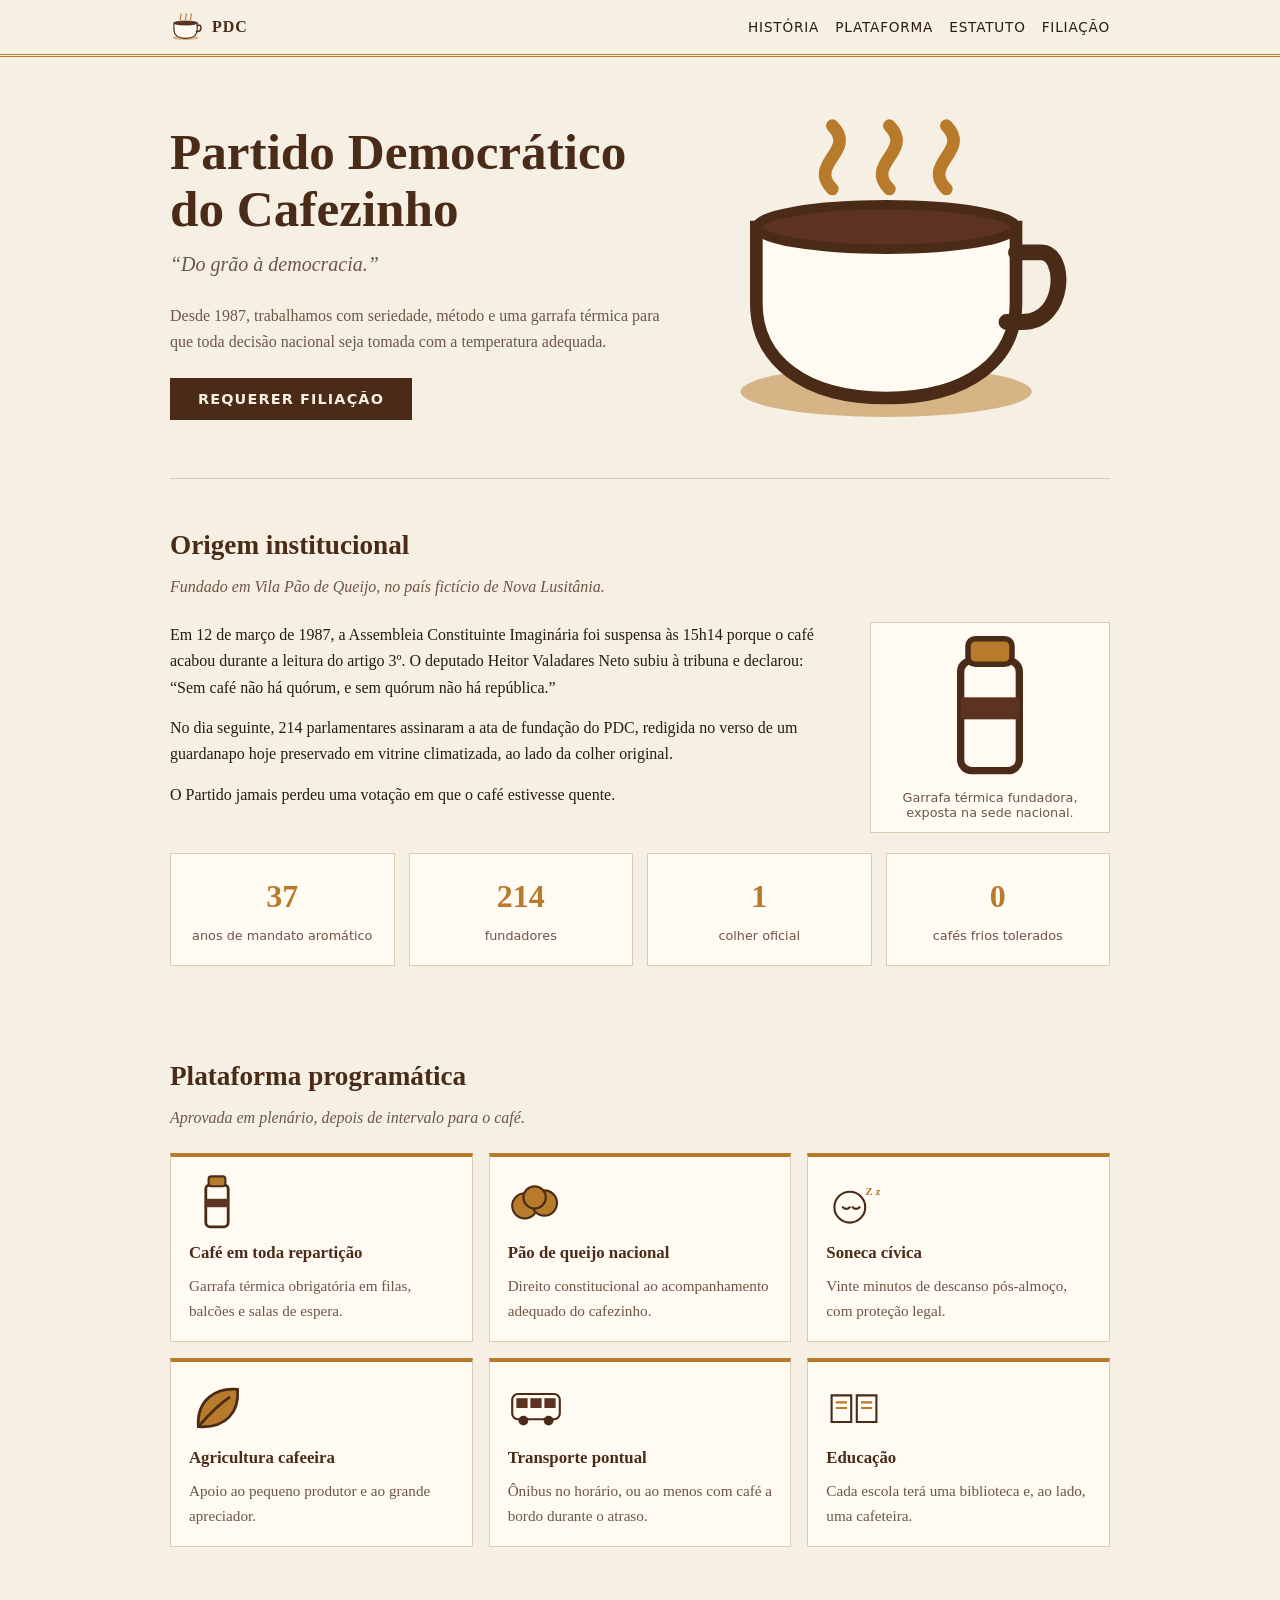
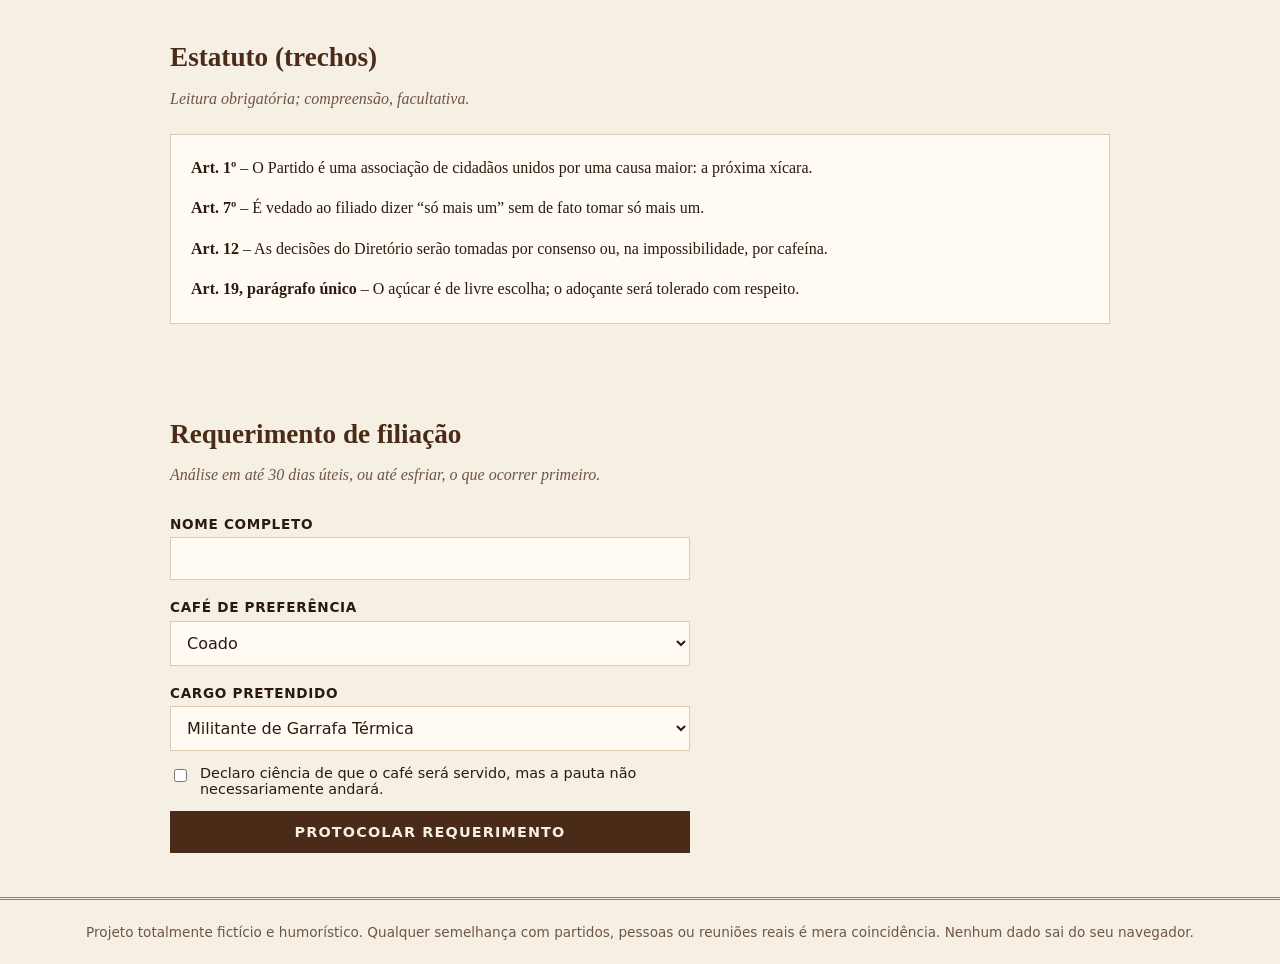
<file: index.html>
<!DOCTYPE html>
<html lang="pt-BR">
<head>
<meta charset="UTF-8">
<meta name="viewport" content="width=device-width, initial-scale=1">
<title>PDC – Partido Democrático do Cafezinho</title>
<meta name="description" content="Site humorístico e fictício do Partido Democrático do Cafezinho: história, plataforma, estatuto e requerimento de filiação com certidão.">
<meta property="og:type" content="website">
<meta property="og:title" content="PDC – Partido Democrático do Cafezinho">
<meta property="og:description" content="“Do grão à democracia.” Um projeto totalmente fictício e bem-humorado.">
<meta name="theme-color" content="#4a2b17">
<link rel="icon" href="data:image/svg+xml,%3Csvg xmlns='http://www.w3.org/2000/svg' viewBox='0 0 100 100'%3E%3Ctext y='.9em' font-size='90'%3E☕%3C/text%3E%3C/svg%3E">
<link rel="stylesheet" href="style.css">
</head>
<body>
<svg width="0" height="0" style="position:absolute" aria-hidden="true">
<defs>
<symbol id="cup" viewBox="0 0 120 100">
<ellipse cx="55" cy="88" rx="46" ry="8" fill="var(--gold)" opacity=".5"/>
<path d="M14 36h82v24c0 18-15 30-41 30S14 78 14 60z" fill="var(--cup)" stroke="var(--brand)" stroke-width="4"/>
<path d="M96 44h8c8 0 8 22-6 22h-5" fill="none" stroke="var(--brand)" stroke-width="5" stroke-linecap="round"/>
<ellipse cx="55" cy="36" rx="41" ry="7" fill="var(--coffee)" stroke="var(--brand)" stroke-width="3"/>
<g class="steam" fill="none" stroke="var(--gold)" stroke-width="4" stroke-linecap="round"><path d="M38 24c-8-8 8-12 0-20"/><path d="M56 24c-8-8 8-12 0-20"/><path d="M74 24c-8-8 8-12 0-20"/></g>
</symbol>
<symbol id="thermos" viewBox="0 0 60 80">
<rect x="14" y="14" width="32" height="60" rx="6" fill="var(--cup)" stroke="var(--brand)" stroke-width="4"/>
<rect x="18" y="2" width="24" height="14" rx="4" fill="var(--gold)" stroke="var(--brand)" stroke-width="3"/>
<rect x="14" y="34" width="32" height="12" fill="var(--coffee)"/>
</symbol>
<symbol id="bread" viewBox="0 0 80 60">
<circle cx="24" cy="34" r="18" fill="var(--gold)" stroke="var(--brand)" stroke-width="3"/>
<circle cx="52" cy="30" r="18" fill="var(--gold)" stroke="var(--brand)" stroke-width="3"/>
<circle cx="38" cy="22" r="16" fill="var(--gold)" stroke="var(--brand)" stroke-width="3"/>
</symbol>
<symbol id="zzz" viewBox="0 0 80 60">
<circle cx="34" cy="36" r="22" fill="var(--cup)" stroke="var(--brand)" stroke-width="3"/>
<path d="M24 36q5 5 10 0M38 36q5 5 10 0" fill="none" stroke="var(--brand)" stroke-width="3" stroke-linecap="round"/>
<text x="56" y="18" font-size="16" fill="var(--gold)" font-family="Georgia" font-weight="bold">Z z</text>
</symbol>
<symbol id="leaf" viewBox="0 0 60 60">
<path d="M10 50C8 20 30 8 52 10 54 34 40 52 10 50z" fill="var(--gold)" stroke="var(--brand)" stroke-width="3"/>
<path d="M10 50C22 36 32 26 44 18" fill="none" stroke="var(--brand)" stroke-width="3"/>
</symbol>
<symbol id="bus" viewBox="0 0 80 60">
<rect x="6" y="10" width="68" height="36" rx="8" fill="var(--cup)" stroke="var(--brand)" stroke-width="3"/>
<rect x="12" y="16" width="16" height="14" fill="var(--coffee)"/><rect x="32" y="16" width="16" height="14" fill="var(--coffee)"/><rect x="52" y="16" width="16" height="14" fill="var(--coffee)"/>
<circle cx="22" cy="48" r="7" fill="var(--brand)"/><circle cx="58" cy="48" r="7" fill="var(--brand)"/>
</symbol>
<symbol id="book" viewBox="0 0 80 60">
<path d="M8 12h28v38H8zM44 12h28v38H44z" fill="var(--cup)" stroke="var(--brand)" stroke-width="3"/>
<path d="M14 22h16M14 30h16M50 22h16M50 30h16" stroke="var(--gold)" stroke-width="3"/>
</symbol>
</defs>
</svg>

<header><div class="wrap"><nav aria-label="Principal">
<span class="logo"><svg width="34" height="34" aria-hidden="true"><use href="#cup"/></svg>PDC</span>
<div class="nav-links"><a href="#historia">História</a><a href="#plataforma">Plataforma</a><a href="#estatuto">Estatuto</a><a href="#filiacao">Filiação</a></div>
</nav></div></header>

<main class="wrap">
<div class="hero">
<div>
<h1>Partido Democrático do Cafezinho</h1>
<p class="lema">“Do grão à democracia.”</p>
<p>Desde 1987, trabalhamos com seriedade, método e uma garrafa térmica para que toda decisão nacional seja tomada com a temperatura adequada.</p>
<a class="btn" href="#filiacao">Requerer filiação</a>
</div>
<svg class="art-hero" viewBox="0 0 120 100" role="img" aria-label="Xícara de café fumegante"><use href="#cup"/></svg>
</div>

<section id="historia">
<h2>Origem institucional</h2>
<p class="sub">Fundado em Vila Pão de Queijo, no país fictício de Nova Lusitânia.</p>
<div class="hist">
<div>
<p>Em 12 de março de 1987, a Assembleia Constituinte Imaginária foi suspensa às 15h14 porque o café acabou durante a leitura do artigo 3º. O deputado Heitor Valadares Neto subiu à tribuna e declarou: “Sem café não há quórum, e sem quórum não há república.”</p>
<p>No dia seguinte, 214 parlamentares assinaram a ata de fundação do PDC, redigida no verso de um guardanapo hoje preservado em vitrine climatizada, ao lado da colher original.</p>
<p>O Partido jamais perdeu uma votação em que o café estivesse quente.</p>
</div>
<div class="frame"><svg viewBox="0 0 60 80" style="width:110px;margin:0 auto 8px" aria-hidden="true"><use href="#thermos"/></svg>Garrafa térmica fundadora, exposta na sede nacional.</div>
</div>
<div class="stats">
<div class="stat"><b>37</b><span>anos de mandato aromático</span></div>
<div class="stat"><b>214</b><span>fundadores</span></div>
<div class="stat"><b>1</b><span>colher oficial</span></div>
<div class="stat"><b>0</b><span>cafés frios tolerados</span></div>
</div>
</section>

<section id="plataforma">
<h2>Plataforma programática</h2>
<p class="sub">Aprovada em plenário, depois de intervalo para o café.</p>
<div class="grid">
<div class="card"><svg viewBox="0 0 60 80" aria-hidden="true"><use href="#thermos"/></svg><h3>Café em toda repartição</h3><p>Garrafa térmica obrigatória em filas, balcões e salas de espera.</p></div>
<div class="card"><svg viewBox="0 0 80 60" aria-hidden="true"><use href="#bread"/></svg><h3>Pão de queijo nacional</h3><p>Direito constitucional ao acompanhamento adequado do cafezinho.</p></div>
<div class="card"><svg viewBox="0 0 80 60" aria-hidden="true"><use href="#zzz"/></svg><h3>Soneca cívica</h3><p>Vinte minutos de descanso pós-almoço, com proteção legal.</p></div>
<div class="card"><svg viewBox="0 0 60 60" aria-hidden="true"><use href="#leaf"/></svg><h3>Agricultura cafeeira</h3><p>Apoio ao pequeno produtor e ao grande apreciador.</p></div>
<div class="card"><svg viewBox="0 0 80 60" aria-hidden="true"><use href="#bus"/></svg><h3>Transporte pontual</h3><p>Ônibus no horário, ou ao menos com café a bordo durante o atraso.</p></div>
<div class="card"><svg viewBox="0 0 80 60" aria-hidden="true"><use href="#book"/></svg><h3>Educação</h3><p>Cada escola terá uma biblioteca e, ao lado, uma cafeteira.</p></div>
</div>
</section>

<section id="estatuto">
<h2>Estatuto (trechos)</h2>
<p class="sub">Leitura obrigatória; compreensão, facultativa.</p>
<div class="art">
<p><b>Art. 1º</b> – O Partido é uma associação de cidadãos unidos por uma causa maior: a próxima xícara.</p>
<p><b>Art. 7º</b> – É vedado ao filiado dizer “só mais um” sem de fato tomar só mais um.</p>
<p><b>Art. 12</b> – As decisões do Diretório serão tomadas por consenso ou, na impossibilidade, por cafeína.</p>
<p><b>Art. 19, parágrafo único</b> – O açúcar é de livre escolha; o adoçante será tolerado com respeito.</p>
</div>
</section>

<section id="filiacao">
<h2>Requerimento de filiação</h2>
<p class="sub">Análise em até 30 dias úteis, ou até esfriar, o que ocorrer primeiro.</p>
<form id="f">
<div><label for="n">Nome completo</label><input id="n" required maxlength="60" autocomplete="name"></div>
<div><label for="p">Café de preferência</label>
<select id="p"><option>Coado</option><option>Expresso</option><option>Com leite</option><option>Gelado</option><option>Descafeinado (sob observação)</option></select></div>
<div><label for="m">Cargo pretendido</label>
<select id="m"><option>Militante de Garrafa Térmica</option><option>Secretário(a) do Pão de Queijo</option><option>Tesoureiro(a) do Açúcar</option><option>Presidente da Soneca</option></select></div>
<label class="chk"><input type="checkbox" required> Declaro ciência de que o café será servido, mas a pauta não necessariamente andará.</label>
<button class="btn" type="submit">Protocolar requerimento</button>
</form>
<div id="doc" class="doc hidden" aria-live="polite">
<h3>Certidão de filiação</h3>
<p>Certificamos que <b id="dn"></b> teve seu requerimento acolhido pelo Diretório Nacional.</p>
<p>Café de preferência: <b id="dp"></b></p>
<p>Cargo: <b id="dm"></b></p>
<p>Protocolo nº <b id="dnum"></b></p>
<p><small>Emitido em <span id="dd"></span>. Válido enquanto quente.</small></p>
<button class="btn btn-ghost" id="limpar" type="button">Cancelar filiação</button>
</div>
</section>
</main>

<footer>Projeto totalmente fictício e humorístico. Qualquer semelhança com partidos, pessoas ou reuniões reais é mera coincidência. Nenhum dado sai do seu navegador.</footer>

<script src="script.js" defer></script>
</body>
</html>
</file>
<file: style.css>
:root{--bg:#f6efe4;--surface:#fffaf2;--text:#2a1a10;--muted:#6e5646;--brand:#4a2b17;--gold:#b87a2b;--line:#dccbb3;--cup:#fffaf2;--coffee:#5b3320}
@media (prefers-color-scheme:dark){:root{--bg:#1a110b;--surface:#26180f;--text:#f5e9db;--muted:#c3a993;--brand:#e6b98a;--gold:#e0a04a;--line:#40291a;--cup:#f5e9db;--coffee:#8a5434;color-scheme:dark}}
html{scroll-behavior:smooth;scroll-padding-top:70px}
*{box-sizing:border-box}
body{margin:0;background:var(--bg);color:var(--text);font-family:Georgia,"Times New Roman",serif;line-height:1.65}
svg{display:block}
.wrap{max-width:980px;margin:0 auto;padding:0 20px}

/* Cabeçalho */
header{position:sticky;top:0;background:var(--bg);border-bottom:3px double var(--gold);z-index:5}
nav{display:flex;justify-content:space-between;align-items:center;padding:10px 0;gap:12px;flex-wrap:wrap}
.logo{display:flex;align-items:center;gap:8px;font-weight:bold;color:var(--brand);letter-spacing:.06em}
.logo svg{width:34px;height:34px}
.nav-links{display:flex;gap:6px 16px;flex-wrap:wrap}
nav a{color:var(--text);text-decoration:none;font:.85rem system-ui,sans-serif;text-transform:uppercase;letter-spacing:.06em}
nav a:hover,nav a:focus-visible{color:var(--gold)}

/* Hero */
.hero{display:grid;grid-template-columns:1.2fr 1fr;gap:24px;align-items:center;padding:56px 0 48px;border-bottom:1px solid var(--line)}
.hero h1{font-size:clamp(2rem,5.5vw,3.2rem);line-height:1.12;margin:0 0 10px;color:var(--brand)}
.lema{font-style:italic;color:var(--gold);font-size:1.25rem;margin:0 0 14px}
.hero p{color:var(--muted);margin:0 0 22px}
.art-hero{width:100%;max-width:380px;margin:0 auto}
@media(max-width:720px){.hero{grid-template-columns:1fr;text-align:center}}

/* Botão */
.btn{display:inline-block;background:var(--brand);color:var(--bg);border:0;padding:13px 28px;font:600 .9rem system-ui,sans-serif;letter-spacing:.08em;text-transform:uppercase;cursor:pointer;text-decoration:none}
.btn:hover,.btn:focus-visible{background:var(--gold)}
.btn-ghost{background:transparent;color:var(--brand);border:2px solid var(--brand);padding:8px 16px;font-size:.8rem;margin-top:12px}
.btn-ghost:hover,.btn-ghost:focus-visible{background:var(--brand);color:var(--bg)}

/* Seções */
section{padding:44px 0}
h2{color:var(--brand);font-size:1.7rem;margin:0 0 6px}
.sub{color:var(--muted);margin:0 0 22px;font-style:italic}
.grid{display:grid;grid-template-columns:repeat(auto-fit,minmax(250px,1fr));gap:16px}
.card{background:var(--surface);border:1px solid var(--line);border-top:4px solid var(--gold);padding:18px}
.card svg{width:56px;height:56px;margin-bottom:8px}
.card h3{margin:0 0 6px;color:var(--brand);font-size:1.05rem}
.card p{margin:0;color:var(--muted);font-size:.95rem}
.hist{display:grid;grid-template-columns:1fr 240px;gap:28px;align-items:start}
.hist p{margin:0 0 14px}
@media(max-width:720px){.hist{grid-template-columns:1fr}}
.frame{background:var(--surface);border:1px solid var(--line);padding:12px;text-align:center;font:.8rem system-ui,sans-serif;color:var(--muted)}
.stats{display:grid;grid-template-columns:repeat(auto-fit,minmax(140px,1fr));gap:14px;text-align:center;margin-top:20px}
.stat{background:var(--surface);border:1px solid var(--line);padding:16px}
.stat b{display:block;font-size:2rem;color:var(--gold)}
.stat span{font:.8rem system-ui,sans-serif;color:var(--muted)}
.art{background:var(--surface);border:1px solid var(--line);padding:6px 20px}
.art p{margin:14px 0}

/* Formulário */
form{display:grid;gap:14px;max-width:520px}
label{font:600 .85rem system-ui,sans-serif;text-transform:uppercase;letter-spacing:.05em}
input,select{width:100%;padding:11px 12px;border:1px solid var(--line);background:var(--surface);color:var(--text);font:1rem system-ui,sans-serif}
input:focus-visible,select:focus-visible,.btn:focus-visible,nav a:focus-visible{outline:3px solid var(--gold);outline-offset:2px}
.chk{display:flex;gap:10px;align-items:flex-start;font:.9rem system-ui,sans-serif;text-transform:none;letter-spacing:0;font-weight:400}
.chk input{width:auto;margin-top:4px}

/* Certidão */
.doc{margin-top:26px;max-width:560px;background:var(--surface);border:2px solid var(--brand);padding:26px 26px 60px;position:relative}
.doc::after{content:"SERVIDO";position:absolute;right:18px;bottom:16px;border:3px solid var(--gold);color:var(--gold);padding:2px 10px;font:bold 1rem system-ui,sans-serif;transform:rotate(-10deg);letter-spacing:.1em}
.doc h3{margin:0 0 10px;color:var(--brand);text-transform:uppercase;font-size:1rem;letter-spacing:.08em}
.doc p{margin:6px 0}
.hidden{display:none}

footer{border-top:3px double var(--gold);padding:24px 0;color:var(--muted);font:.85rem system-ui,sans-serif;text-align:center}

/* Animação */
.steam{animation:s 3s ease-in-out infinite}
@keyframes s{0%,100%{opacity:.25;transform:translateY(0)}50%{opacity:.7;transform:translateY(-5px)}}
@media(prefers-reduced-motion:reduce){.steam{animation:none}html{scroll-behavior:auto}}
</file>
